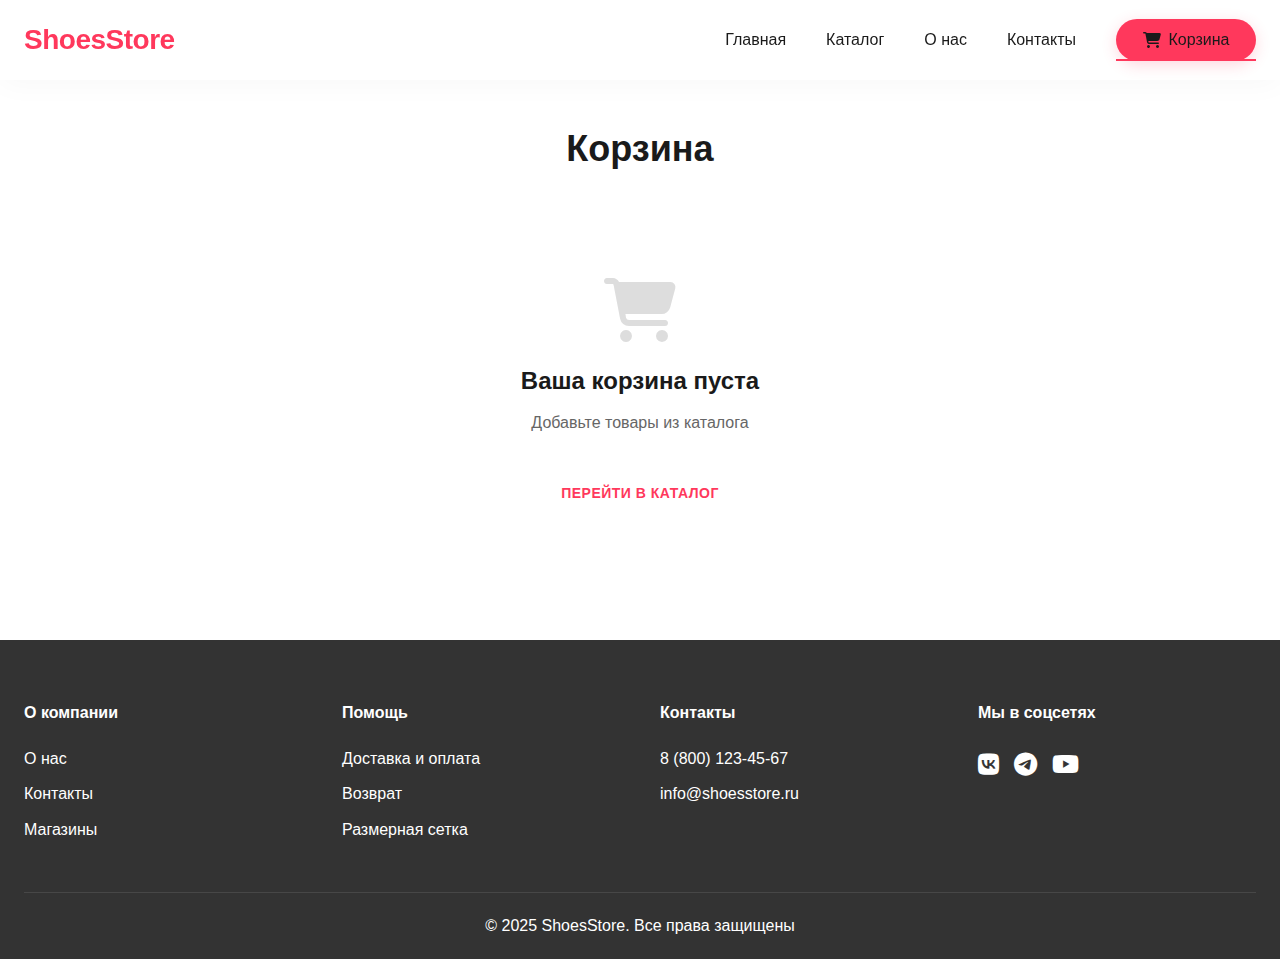
<file: cart.html>
<!DOCTYPE html>
<html lang="ru">
<head>
    <meta charset="UTF-8">
    <meta name="viewport" content="width=device-width, initial-scale=1.0">
    <title>Корзина - ShoesStore</title>
    <link rel="stylesheet" href="css/style.css">
    <link rel="stylesheet" href="https://cdnjs.cloudflare.com/ajax/libs/font-awesome/6.5.1/css/all.min.css">
</head>
<body>
    <header class="header">
        <div class="container">
            <nav class="nav">
                <a href="index.html" class="logo">ShoesStore</a>
                <ul class="nav-list">
                    <li><a href="index.html">Главная</a></li>
                    <li><a href="catalog.html">Каталог</a></li>
                    <li><a href="about.html">О нас</a></li>
                    <li><a href="contacts.html">Контакты</a></li>
                    <li><a href="cart.html" class="cart-link active"><i class="fas fa-shopping-cart"></i> Корзина</a></li>
                </ul>
                <div class="burger-menu">
                    <span></span>
                    <span></span>
                    <span></span>
                </div>
            </nav>
        </div>
    </header>

    <main class="cart-page">
        <div class="container">
            <h1>Корзина</h1>
            
            <div class="cart-content">
                <div class="cart-items">
                    <!-- Товары будут добавляться динамически через JavaScript -->
                </div>

                <div class="cart-summary">
                    <h2>Итого</h2>
                    <div class="summary-item">
                        <span>Товары:</span>
                        <span class="cart-subtotal">0 ₽</span>
                    </div>
                    <div class="summary-item">
                        <span>Доставка:</span>
                        <span class="delivery-cost">0 ₽</span>
                    </div>
                    <div class="summary-item total">
                        <span>Всего:</span>
                        <span class="cart-total">0 ₽</span>
                    </div>
                    <button class="checkout-btn">Оформить заказ</button>
                </div>
            </div>

            <div class="empty-cart" style="display: none;">
                <i class="fas fa-shopping-cart"></i>
                <h2>Ваша корзина пуста</h2>
                <p>Добавьте товары из каталога</p>
                <a href="catalog.html" class="btn">Перейти в каталог</a>
            </div>
        </div>
    </main>

    <footer class="footer">
        <div class="container">
            <div class="footer-content">
                <div class="footer-column">
                    <h4>О компании</h4>
                    <ul>
                        <li><a href="about.html">О нас</a></li>
                        <li><a href="contacts.html">Контакты</a></li>
                        <li><a href="#">Магазины</a></li>
                    </ul>
                </div>
                <div class="footer-column">
                    <h4>Помощь</h4>
                    <ul>
                        <li><a href="#">Доставка и оплата</a></li>
                        <li><a href="#">Возврат</a></li>
                        <li><a href="#">Размерная сетка</a></li>
                    </ul>
                </div>
                <div class="footer-column">
                    <h4>Контакты</h4>
                    <ul>
                        <li><a href="tel:+78001234567">8 (800) 123-45-67</a></li>
                        <li><a href="mailto:info@shoesstore.ru">info@shoesstore.ru</a></li>
                    </ul>
                </div>
                <div class="footer-column">
                    <h4>Мы в соцсетях</h4>
                    <div class="social-links">
                        <a href="#"><i class="fab fa-vk"></i></a>
                        <a href="#"><i class="fab fa-telegram"></i></a>
                        <a href="#"><i class="fab fa-youtube"></i></a>
                    </div>
                </div>
            </div>
            <div class="footer-bottom">
                <p>&copy; 2025 ShoesStore. Все права защищены</p>
            </div>
        </div>
    </footer>

    <script src="js/main.js"></script>
    <script src="js/cart.js"></script>
</body>
</html>
</file>
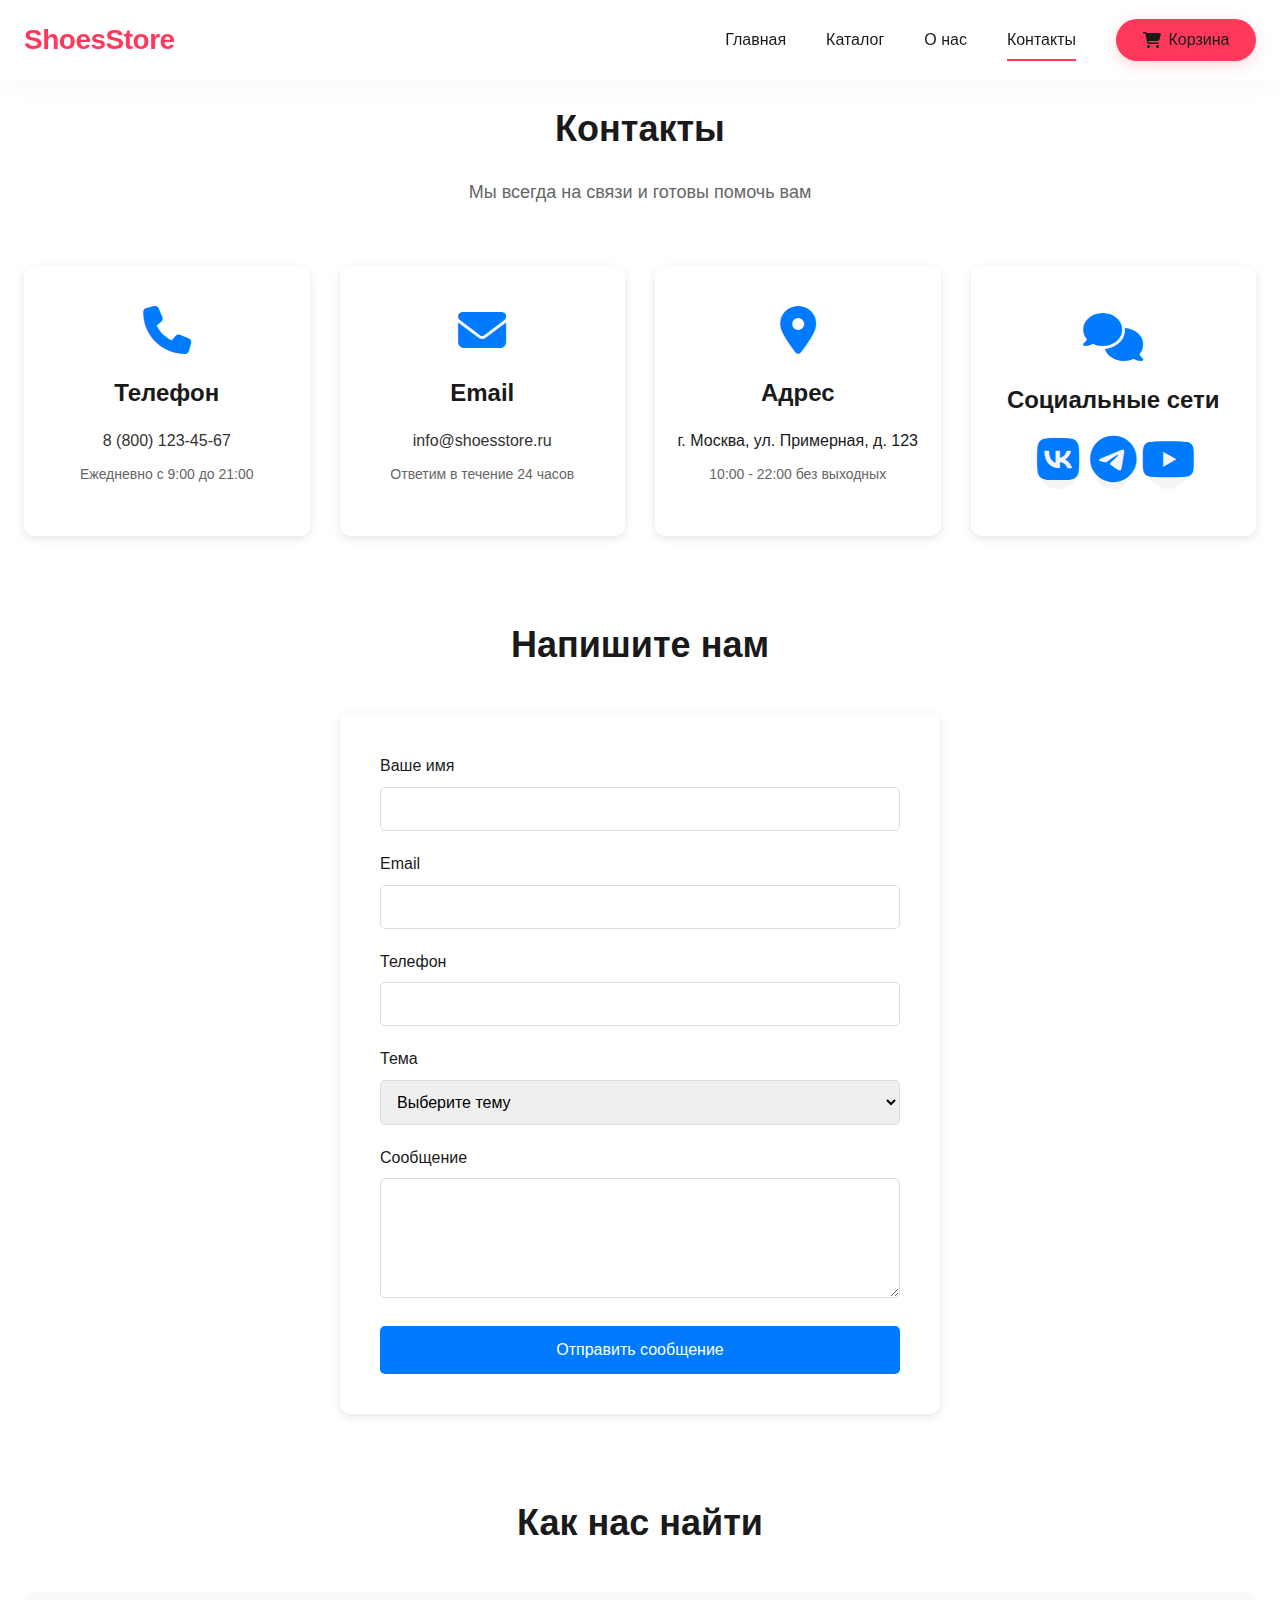
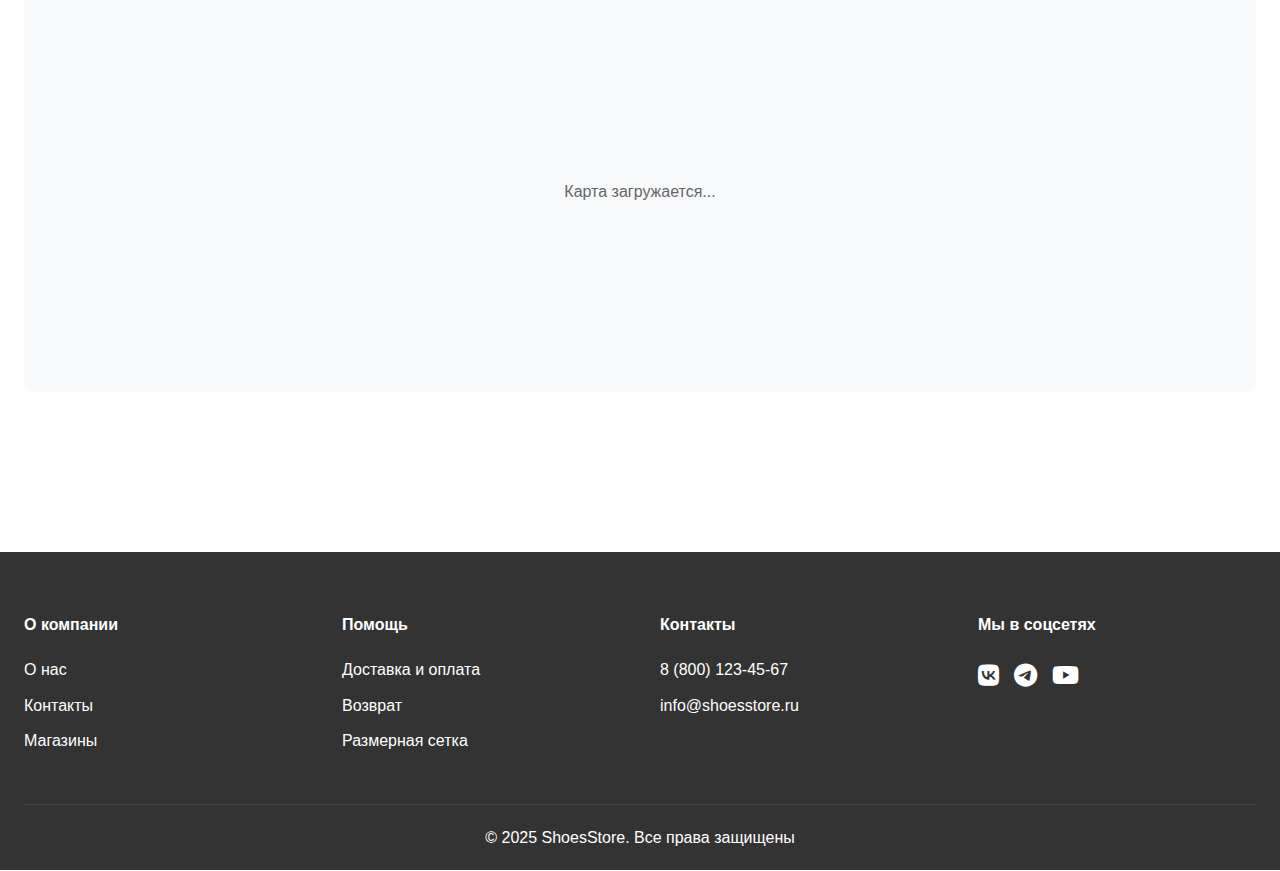
<file: contacts.html>
<!DOCTYPE html>
<html lang="ru">
<head>
    <meta charset="UTF-8">
    <meta name="viewport" content="width=device-width, initial-scale=1.0">
    <title>Контакты - ShoesStore</title>
    <link rel="stylesheet" href="css/style.css">
    <link rel="stylesheet" href="https://cdnjs.cloudflare.com/ajax/libs/font-awesome/6.5.1/css/all.min.css">
</head>
<body>
    <header class="header">
        <div class="container">
            <nav class="nav">
                <a href="index.html" class="logo">ShoesStore</a>
                <ul class="nav-list">
                    <li><a href="index.html">Главная</a></li>
                    <li><a href="catalog.html">Каталог</a></li>
                    <li><a href="about.html">О нас</a></li>
                    <li><a href="contacts.html" class="active">Контакты</a></li>
                    <li><a href="cart.html" class="cart-link"><i class="fas fa-shopping-cart"></i> Корзина</a></li>
                </ul>
                <div class="burger-menu">
                    <span></span>
                    <span></span>
                    <span></span>
                </div>
            </nav>
        </div>
    </header>

    <main class="contacts-page">
        <div class="container">
            <section class="contacts-header">
                <h1>Контакты</h1>
                <p class="subtitle">Мы всегда на связи и готовы помочь вам</p>
            </section>

            <section class="contact-info">
                <div class="contact-grid">
                    <div class="contact-card">
                        <i class="fas fa-phone"></i>
                        <h3>Телефон</h3>
                        <p><a href="tel:+78001234567">8 (800) 123-45-67</a></p>
                        <p class="text-muted">Ежедневно с 9:00 до 21:00</p>
                    </div>
                    <div class="contact-card">
                        <i class="fas fa-envelope"></i>
                        <h3>Email</h3>
                        <p><a href="mailto:info@shoesstore.ru">info@shoesstore.ru</a></p>
                        <p class="text-muted">Ответим в течение 24 часов</p>
                    </div>
                    <div class="contact-card">
                        <i class="fas fa-map-marker-alt"></i>
                        <h3>Адрес</h3>
                        <p>г. Москва, ул. Примерная, д. 123</p>
                        <p class="text-muted">10:00 - 22:00 без выходных</p>
                    </div>
                    <div class="contact-card">
                        <i class="fas fa-comments"></i>
                        <h3>Социальные сети</h3>
                        <div class="social-links">
                            <a href="#"><i class="fab fa-vk"></i></a>
                            <a href="#"><i class="fab fa-telegram"></i></a>
                            <a href="#"><i class="fab fa-youtube"></i></a>
                        </div>
                    </div>
                </div>
            </section>

            <section class="contact-form-section">
                <h2>Напишите нам</h2>
                <div class="contact-form-container">
                    <form class="contact-form" id="contactForm">
                        <div class="form-group">
                            <label for="name">Ваше имя</label>
                            <input type="text" id="name" name="name" required>
                        </div>
                        <div class="form-group">
                            <label for="email">Email</label>
                            <input type="email" id="email" name="email" required>
                        </div>
                        <div class="form-group">
                            <label for="phone">Телефон</label>
                            <input type="tel" id="phone" name="phone" required>
                        </div>
                        <div class="form-group">
                            <label for="subject">Тема</label>
                            <select id="subject" name="subject" required>
                                <option value="">Выберите тему</option>
                                <option value="order">Вопрос по заказу</option>
                                <option value="product">Вопрос по товару</option>
                                <option value="cooperation">Сотрудничество</option>
                                <option value="other">Другое</option>
                            </select>
                        </div>
                        <div class="form-group">
                            <label for="message">Сообщение</label>
                            <textarea id="message" name="message" rows="5" required></textarea>
                        </div>
                        <button type="submit" class="submit-btn">Отправить сообщение</button>
                    </form>
                </div>
            </section>

            <section class="map-section">
                <h2>Как нас найти</h2>
                <div class="map-container">
                    <!-- Здесь будет карта (добавьте iframe с картой) -->
                    <div class="map-placeholder">
                        <p>Карта загружается...</p>
                    </div>
                </div>
            </section>
        </div>
    </main>

    <footer class="footer">
        <div class="container">
            <div class="footer-content">
                <div class="footer-column">
                    <h4>О компании</h4>
                    <ul>
                        <li><a href="about.html">О нас</a></li>
                        <li><a href="contacts.html">Контакты</a></li>
                        <li><a href="#">Магазины</a></li>
                    </ul>
                </div>
                <div class="footer-column">
                    <h4>Помощь</h4>
                    <ul>
                        <li><a href="#">Доставка и оплата</a></li>
                        <li><a href="#">Возврат</a></li>
                        <li><a href="#">Размерная сетка</a></li>
                    </ul>
                </div>
                <div class="footer-column">
                    <h4>Контакты</h4>
                    <ul>
                        <li><a href="tel:+78001234567">8 (800) 123-45-67</a></li>
                        <li><a href="mailto:info@shoesstore.ru">info@shoesstore.ru</a></li>
                    </ul>
                </div>
                <div class="footer-column">
                    <h4>Мы в соцсетях</h4>
                    <div class="social-links">
                        <a href="#"><i class="fab fa-vk"></i></a>
                        <a href="#"><i class="fab fa-telegram"></i></a>
                        <a href="#"><i class="fab fa-youtube"></i></a>
                    </div>
                </div>
            </div>
            <div class="footer-bottom">
                <p>&copy; 2025 ShoesStore. Все права защищены</p>
            </div>
        </div>
    </footer>

    <script src="js/main.js"></script>
    <script src="js/contacts.js"></script>
</body>
</html>
</file>
<file: css/style.css>
/* Reset and base styles */
* {
    margin: 0;
    padding: 0;
    box-sizing: border-box;
}

:root {
    --primary-color: #FF385C;
    --secondary-color: #f8f9fa;
    --text-color: #1a1a1a;
    --light-text: #666;
    --border-radius: 16px;
    --transition: all 0.3s cubic-bezier(0.4, 0, 0.2, 1);
    --shadow: 0 10px 40px rgba(0,0,0,0.08);
    --card-shadow: 0 20px 40px rgba(0,0,0,0.06);
}

html, body {
    height: 100%;
    margin: 0;
}

body {
    font-family: 'Inter', -apple-system, BlinkMacSystemFont, 'Segoe UI', Roboto, sans-serif;
    line-height: 1.6;
    color: var(--text-color);
    background-color: #fff;
    display: flex;
    flex-direction: column;
    min-height: 100vh;
    position: relative;
}

main {
    flex: 1 0 auto;
}

.container {
    max-width: 1400px;
    margin: 0 auto;
    padding: 0 24px;
}

/* Header styles */
.header {
    background: rgba(255, 255, 255, 0.98);
    backdrop-filter: blur(20px);
    box-shadow: 0 4px 30px rgba(0,0,0,0.03);
    position: fixed;
    width: 100%;
    top: 0;
    z-index: 1000;
}

.nav {
    display: flex;
    justify-content: space-between;
    align-items: center;
    height: 80px;
}

.logo {
    font-size: 28px;
    font-weight: 800;
    color: var(--primary-color);
    text-decoration: none;
    letter-spacing: -0.5px;
}

.nav-list {
    display: flex;
    list-style: none;
    gap: 40px;
    align-items: center;
    height: 100%;
}

.nav-list a {
    text-decoration: none;
    color: var(--text-color);
    font-weight: 500;
    transition: var(--transition);
    position: relative;
    padding: 8px 0;
    display: flex;
    align-items: center;
    height: 100%;
}

.nav-list a::after {
    content: '';
    position: absolute;
    bottom: 0;
    left: 0;
    width: 0;
    height: 2px;
    background: var(--primary-color);
    transition: var(--transition);
}

.nav-list a:hover::after,
.nav-list a.active::after {
    width: 100%;
}

.cart-link {
    display: inline-flex;
    align-items: center;
    justify-content: center;
    gap: 8px;
    background: var(--primary-color);
    color: #fff;
    padding: 12px 24px;
    border-radius: 30px;
    transition: var(--transition);
    font-weight: 600;
    text-decoration: none;
    box-shadow: 0 4px 15px rgba(255, 56, 92, 0.2);
    min-width: 140px;
    height: 44px;
    position: relative;
    display: inline-block;
}

.cart-link a{
    text-decoration: none;
}

.cart-link:hover {
    transform: translateY(-2px);
    background: #e62e50;
    box-shadow: 0 6px 20px rgba(255, 56, 92, 0.3);
}

.burger-menu {
    display: none;
    flex-direction: column;
    gap: 5px;
    cursor: pointer;
    z-index: 1001;
    position: relative;
}

.burger-menu span {
    width: 25px;
    height: 3px;
    background: #333;
    transition: 0.3s;
}

.menu-overlay {
    display: none;
    position: fixed;
    top: 0;
    left: 0;
    width: 100%;
    height: 100vh;
    background: rgba(0, 0, 0, 0.5);
    backdrop-filter: blur(5px);
    z-index: 999;
    opacity: 0;
    transition: opacity 0.3s ease;
}

.menu-overlay.active {
    display: block;
    opacity: 1;
}

/* Hero section */
.hero {
    padding: 400px 0 300px;
    background: linear-gradient(rgba(0,0,0,0.4), rgba(0,0,0,0.4)), url('https://images.unsplash.com/photo-1460353581641-37baddab0fa2?auto=format&fit=crop&q=80');
    background-size: cover;
    background-position: center;
    color: #fff;
    text-align: center;
    position: relative;
}

.hero::before {
    content: '';
    position: absolute;
    top: 0;
    left: 0;
    right: 0;
    bottom: 0;
    background: linear-gradient(45deg, rgba(255,56,92,0.8), rgba(255,140,59,0.8));
    mix-blend-mode: multiply;
}

.hero-content {
    max-width: 800px;
    margin: 0 auto;
    position: relative;
    z-index: 1;
}

.hero h1 {
    font-size: 56px;
    font-weight: 800;
    margin-bottom: 24px;
    line-height: 1.2;
    letter-spacing: -1px;
}

.hero p {
    font-size: 22px;
    margin-bottom: 40px;
    opacity: 0.9;
}

.btn {
    display: inline-flex;
    align-items: center;
    gap: 8px;
    padding: 16px 32px;
    background: #fff;
    color: var(--primary-color);
    text-decoration: none;
    border-radius: 30px;
    font-weight: 600;
    transition: var(--transition);
    text-transform: uppercase;
    letter-spacing: 0.5px;
    font-size: 14px;
}

.btn:hover {
    transform: translateY(-2px);
    box-shadow: 0 10px 20px rgba(0,0,0,0.1);
}

/* Featured products section */
.featured-products {
    padding: 100px 0;
}

.featured-products h2 {
    text-align: center;
    margin-bottom: 60px;
    font-size: 42px;
    font-weight: 800;
    letter-spacing: -1px;
}

.products-grid {
    display: grid;
    grid-template-columns: repeat(auto-fit, minmax(300px, 1fr));
    gap: 40px;
}

.product-card {
    background: #fff;
    border-radius: var(--border-radius);
    overflow: hidden;
    box-shadow: var(--card-shadow);
    transition: var(--transition);
    position: relative;
}

.product-card:hover {
    transform: translateY(-8px);
    box-shadow: 0 30px 60px rgba(0,0,0,0.12);
}

.product-image {
    position: relative;
    height: 360px;
    overflow: hidden;
    background: #f5f5f5;
}

.product-image img {
    width: 100%;
    height: 100%;
    object-fit: cover;
    transition: var(--transition);
}

.product-card:hover .product-image img {
    transform: scale(1.08);
}

.product-overlay {
    position: absolute;
    top: 0;
    left: 0;
    width: 100%;
    height: 100%;
    background: rgba(255,56,92,0.95);
    display: flex;
    align-items: center;
    justify-content: center;
    opacity: 0;
    transition: var(--transition);
}

.product-card:hover .product-overlay {
    opacity: 1;
}

.btn-small {
    padding: 14px 28px;
    background: #fff;
    color: var(--primary-color);
    text-decoration: none;
    border-radius: 30px;
    font-weight: 600;
    transition: var(--transition);
    font-size: 14px;
    text-transform: uppercase;
    letter-spacing: 0.5px;
}

.btn-small:hover {
    transform: translateY(-2px);
    box-shadow: 0 10px 20px rgba(0,0,0,0.1);
}

.product-info {
    padding: 24px;
}

.product-info h3 {
    font-size: 18px;
    font-weight: 600;
    margin-bottom: 12px;
    line-height: 1.4;
}

.price {
    color: var(--primary-color);
    font-size: 24px;
    font-weight: 700;
    margin-bottom: 20px;
    display: flex;
    align-items: center;
    gap: 8px;
}

.price::before {
    content: '₽';
    font-size: 16px;
    font-weight: 600;
    color: var(--light-text);
}

.add-to-cart {
    width: 100%;
    padding: 16px;
    background: var(--primary-color);
    color: #fff;
    border: none;
    border-radius: 30px;
    cursor: pointer;
    transition: var(--transition);
    font-weight: 600;
    text-transform: uppercase;
    letter-spacing: 0.5px;
    font-size: 14px;
    display: flex;
    align-items: center;
    justify-content: center;
    gap: 8px;
}

.add-to-cart:hover {
    background: #e62e50;
    transform: translateY(-2px);
    box-shadow: 0 10px 20px rgba(255,56,92,0.2);
}

.add-to-cart i {
    font-size: 16px;
}

/* Categories section */
.categories {
    padding: 80px 0;
    background: #f8f9fa;
}

.categories h2 {
    text-align: center;
    margin-bottom: 40px;
    font-size: 36px;
}

.categories-grid {
    display: grid;
    grid-template-columns: repeat(auto-fit, minmax(300px, 1fr));
    gap: 30px;
}

.category-card {
    position: relative;
    height: 300px;
    border-radius: 10px;
    overflow: hidden;
    text-decoration: none;
}

.category-card img {
    width: 100%;
    height: 100%;
    object-fit: cover;
    transition: transform 0.3s;
}

.category-card:hover img {
    transform: scale(1.1);
}

.category-card h3 {
    position: absolute;
    bottom: 20px;
    left: 20px;
    color: #fff;
    font-size: 24px;
    text-shadow: 2px 2px 4px rgba(0,0,0,0.5);
}

/* Advantages section */
.advantages {
    padding: 80px 0;
}

.advantages h2 {
    text-align: center;
    font-size: 36px;
    margin-bottom: 50px;
    display: inline-block;
    position: relative;
    left: 50%;
    transform: translateX(-50%);
}

.advantages h2::after {
    content: '';
    position: absolute;
    bottom: -10px;
    left: 50%;
    transform: translateX(-50%);
    width: 60px;
    height: 3px;
    background: var(--primary-color);
    border-radius: 2px;
}

.advantages-grid {
    display: grid;
    grid-template-columns: repeat(auto-fit, minmax(250px, 1fr));
    gap: 30px;
    text-align: center;
}

.advantage-item i {
    font-size: 48px;
    color: #007bff;
    margin-bottom: 20px;
}

.advantage-item h3 {
    margin-bottom: 10px;
}

/* Footer styles */
.footer {
    background: #333;
    color: #fff;
    padding: 60px 0 20px;
    flex-shrink: 0;
    width: 100%;
}

.footer-content {
    display: grid;
    grid-template-columns: repeat(auto-fit, minmax(200px, 1fr));
    gap: 40px;
    margin-bottom: 40px;
}

.footer-column h4 {
    margin-bottom: 20px;
}

.footer-column ul {
    list-style: none;
}

.footer-column ul li {
    margin-bottom: 10px;
}

.footer-column a {
    color: #fff;
    text-decoration: none;
    transition: color 0.3s;
}

.footer-column a:hover {
    color: #007bff;
}

.social-links {
    display: flex;
    gap: 15px;
}

.social-links a {
    font-size: 24px;
}

.footer-bottom {
    text-align: center;
    padding-top: 20px;
    border-top: 1px solid rgba(255,255,255,0.1);
}

/* Responsive styles */
@media (max-width: 768px) {
    .nav-list {
        display: none;
        position: fixed;
        top: 80px;
        left: 0;
        width: 100%;
        height: calc(100vh - 80px);
        background: rgba(255, 255, 255, 0.98);
        backdrop-filter: blur(10px);
        flex-direction: column;
        padding: 40px 20px;
        box-shadow: 0 2px 5px rgba(0,0,0,0.1);
        z-index: 1000;
        opacity: 0;
        transform: translateY(-10px);
        transition: opacity 0.3s ease, transform 0.3s ease;
    }

    .nav-list.active {
        display: flex;
        opacity: 1;
        transform: translateY(0);
    }

    .nav-list a {
        font-size: 20px;
        padding: 15px 0;
        width: 100%;
        text-align: center;
        border-bottom: 1px solid rgba(0,0,0,0.1);
        justify-content: center;
    }

    .nav-list li:last-child a {
        border-bottom: none;
    }

    .nav-list .cart-link {
        width: 200px;
        margin: 20px auto 0;
        padding: 12px 24px;
        text-align: center;
        justify-content: center;
    }

    .burger-menu {
        display: flex;
    }

    .hero {
        padding: 120px 0 60px;
    }

    .hero h1 {
        font-size: 36px;
    }

    .hero p {
        font-size: 18px;
    }
}

@media (max-width: 480px) {
    .hero h1 {
        font-size: 28px;
    }

    .featured-products h2,
    .categories h2 {
        font-size: 28px;
    }

    .product-card {
        margin: 0 10px;
    }
}

/* Catalog page styles */
.catalog-page {
    padding-top: 120px;
    padding-bottom: 80px;
    background: #fafafa;
    min-height: 100vh;
}

.catalog-header {
    margin-bottom: 60px;
}

.catalog-header h1 {
    font-size: 48px;
    font-weight: 800;
    margin-bottom: 40px;
    text-align: center;
    letter-spacing: -1px;
    background: linear-gradient(45deg, var(--primary-color), #FF8C3B);
    -webkit-background-clip: text;
    -webkit-text-fill-color: transparent;
}

.filters {
    display: flex;
    justify-content: center;
    gap: 24px;
    flex-wrap: wrap;
    padding: 32px;
    background: #fff;
    border-radius: var(--border-radius);
    box-shadow: var(--shadow);
    margin: 0 auto;
    max-width: 1000px;
}

.filter-group {
    display: flex;
    align-items: center;
    gap: 12px;
}

.filter-group label {
    font-weight: 600;
    color: var(--text-color);
}

.filter-group select {
    padding: 12px 24px;
    border: 2px solid #eee;
    border-radius: 12px;
    background: #fff;
    cursor: pointer;
    font-size: 15px;
    color: var(--text-color);
    transition: var(--transition);
    min-width: 180px;
    appearance: none;
    background-image: url("data:image/svg+xml,%3Csvg xmlns='http://www.w3.org/2000/svg' width='24' height='24' viewBox='0 0 24 24' fill='none' stroke='%23666' stroke-width='2' stroke-linecap='round' stroke-linejoin='round'%3E%3Cpolyline points='6 9 12 15 18 9'%3E%3C/polyline%3E%3C/svg%3E");
    background-repeat: no-repeat;
    background-position: right 12px center;
    background-size: 16px;
    padding-right: 40px;
}

.filter-group select:hover {
    border-color: var(--primary-color);
}

.filter-group select:focus {
    outline: none;
    border-color: var(--primary-color);
    box-shadow: 0 0 0 4px rgba(255,56,92,0.1);
}

.catalog-grid {
    display: grid;
    grid-template-columns: repeat(auto-fill, minmax(300px, 1fr));
    gap: 32px;
    margin-bottom: 60px;
}

.load-more {
    display: flex;
    justify-content: center;
    margin-top: 60px;
}

.load-more-btn {
    display: inline-flex;
    align-items: center;
    justify-content: center;
    gap: 8px;
    padding: 16px 40px;
    background: #fff;
    color: var(--primary-color);
    border: 2px solid var(--primary-color);
    border-radius: 30px;
    font-size: 16px;
    font-weight: 600;
    cursor: pointer;
    transition: var(--transition);
}

.load-more-btn:hover {
    background: var(--primary-color);
    color: #fff;
    transform: translateY(-2px);
    box-shadow: 0 5px 15px rgba(255, 56, 92, 0.3);
}

.load-more-btn i {
    font-size: 20px;
    transition: var(--transition);
}

.load-more-btn:hover i {
    transform: rotate(180deg);
}

@media (max-width: 480px) {
    .load-more-btn {
        width: 100%;
        max-width: 280px;
        padding: 14px 30px;
        font-size: 14px;
    }
}

/* Responsive styles for catalog */
@media (max-width: 768px) {
    .catalog-header h1 {
        font-size: 28px;
    }

    .filters {
        flex-direction: column;
        align-items: stretch;
    }

    .filter-group {
        flex-direction: column;
        align-items: stretch;
    }

    .filter-group label {
        margin-bottom: 5px;
    }
}

@media (max-width: 480px) {
    .catalog-grid {
        grid-template-columns: 1fr;
    }

    .pagination {
        gap: 8px;
    }

    .pagination a, 
    .pagination span {
        width: 40px;
        height: 40px;
        font-size: 14px;
        border-radius: 8px;
    }
}

/* Cart page styles */
.cart-page {
    padding: 120px 0 60px;
}

.cart-page h1 {
    font-size: 36px;
    margin-bottom: 40px;
    text-align: center;
}

.cart-content {
    display: grid;
    grid-template-columns: 1fr 350px;
    gap: 40px;
    margin-top: 40px;
}

.cart-items {
    background: #fff;
    border-radius: var(--border-radius);
    box-shadow: var(--shadow);
    padding: 30px;
}

.cart-item {
    display: grid;
    grid-template-columns: 100px 1fr auto;
    gap: 20px;
    align-items: center;
    padding: 20px;
    border-bottom: 1px solid #eee;
}

.cart-item-image {
    width: 100px;
    height: 100px;
    object-fit: cover;
    border-radius: 12px;
}

.cart-item-info h3 {
    font-size: 18px;
    margin-bottom: 8px;
}

.cart-item-price {
    font-size: 18px;
    font-weight: 600;
    color: var(--primary-color);
}

.cart-item-controls {
    display: flex;
    gap: 15px;
    align-items: center;
}

.quantity-control {
    display: flex;
    align-items: center;
    gap: 10px;
    background: #f5f5f5;
    border-radius: 30px;
    padding: 5px;
}

.quantity-btn {
    width: 30px;
    height: 30px;
    border: none;
    background: #fff;
    border-radius: 50%;
    cursor: pointer;
    font-size: 16px;
    display: flex;
    align-items: center;
    justify-content: center;
    transition: var(--transition);
}

.quantity-input {
    width: 40px;
    border: none;
    background: none;
    text-align: center;
    font-size: 16px;
    font-weight: 500;
}

.remove-item {
    background: none;
    border: none;
    color: #999;
    cursor: pointer;
    transition: var(--transition);
}

.remove-item:hover {
    color: var(--primary-color);
}

.cart-summary {
    background: #fff;
    border-radius: 10px;
    padding: 20px;
    box-shadow: 0 2px 5px rgba(0,0,0,0.1);
    height: fit-content;
}

.cart-summary h2 {
    margin-bottom: 20px;
    font-size: 24px;
}

.summary-item {
    display: flex;
    justify-content: space-between;
    margin-bottom: 15px;
}

.summary-item.total {
    margin-top: 20px;
    padding-top: 20px;
    border-top: 1px solid #eee;
    font-size: 20px;
    font-weight: bold;
}

.checkout-btn {
    width: 100%;
    padding: 15px;
    background: #007bff;
    color: #fff;
    border: none;
    border-radius: 5px;
    font-size: 16px;
    cursor: pointer;
    transition: background 0.3s;
}

.checkout-btn:hover {
    background: #0056b3;
}

.empty-cart {
    text-align: center;
    padding: 60px 20px;
}

.empty-cart i {
    font-size: 64px;
    color: #ddd;
    margin-bottom: 20px;
}

.empty-cart h2 {
    font-size: 24px;
    margin-bottom: 10px;
}

.empty-cart p {
    color: #666;
    margin-bottom: 30px;
}

/* Responsive styles for cart page */
@media (max-width: 768px) {
    .cart-content {
        grid-template-columns: 1fr;
    }
    
    .cart-items {
        padding: 15px;
    }
    
    .cart-item {
        grid-template-columns: 80px 1fr;
        gap: 15px;
        padding: 15px;
    }
    
    .cart-item-image {
        width: 80px;
        height: 80px;
    }
    
    .cart-item-controls {
        grid-column: 1 / -1;
        justify-content: space-between;
        margin-top: 15px;
    }
}

@media (max-width: 480px) {
    .cart-page {
        padding: 100px 0 40px;
    }
    
    .cart-item {
        grid-template-columns: 70px 1fr;
        gap: 12px;
        padding: 12px;
    }
    
    .cart-item-image {
        width: 70px;
        height: 70px;
        border-radius: 8px;
    }
    
    .cart-item-info h3 {
        font-size: 16px;
        margin-bottom: 4px;
    }
    
    .cart-item-price {
        font-size: 16px;
    }
    
    .cart-item-controls {
        flex-wrap: wrap;
        gap: 10px;
    }
    
    .quantity-control {
        flex: 1;
        justify-content: center;
    }
    
    .remove-item {
        width: 100%;
        padding: 8px;
        background: #f5f5f5;
        border-radius: 20px;
        display: flex;
        align-items: center;
        justify-content: center;
        gap: 8px;
        color: #666;
    }
    
    .remove-item::before {
        content: 'Удалить';
        font-size: 14px;
    }
}

/* About page styles */
.about-page {
    padding-top: 100px;
    padding-bottom: 80px;
}

.about-header {
    text-align: center;
    margin-bottom: 60px;
}

.about-header h1 {
    font-size: 36px;
    margin-bottom: 20px;
}

.about-header .subtitle {
    font-size: 18px;
    color: #666;
}

.about-content {
    margin-bottom: 80px;
}

.about-grid {
    display: grid;
    grid-template-columns: 1fr 1fr;
    gap: 40px;
    align-items: center;
}

.about-image img {
    width: 100%;
    height: auto;
    border-radius: 10px;
    box-shadow: 0 5px 15px rgba(0,0,0,0.1);
}

.about-text h2 {
    font-size: 28px;
    margin-bottom: 20px;
}

.about-text p {
    margin-bottom: 20px;
    line-height: 1.8;
    color: #444;
}

.our-values {
    background: #f8f9fa;
    padding: 80px 0;
    margin-bottom: 80px;
    text-align: center;
}

.our-values h2 {
    text-align: center;
    font-size: 36px;
    margin-bottom: 50px;
    display: inline-block;
    position: relative;
}

.our-values h2::after {
    content: '';
    position: absolute;
    bottom: -10px;
    left: 50%;
    transform: translateX(-50%);
    width: 60px;
    height: 3px;
    background: var(--primary-color);
    border-radius: 2px;
}

.values-grid {
    display: grid;
    grid-template-columns: repeat(auto-fit, minmax(300px, 1fr));
    gap: 30px;
    max-width: 1200px;
    margin: 0 auto;
}

.value-item {
    text-align: center;
    padding: 40px 20px;
    background: #fff;
    border-radius: 10px;
    box-shadow: 0 3px 10px rgba(0,0,0,0.1);
    transition: transform 0.3s;
    display: flex;
    flex-direction: column;
    align-items: center;
    justify-content: center;
    min-height: 250px;
}

.value-item:hover {
    transform: translateY(-5px);
}

.value-item i {
    font-size: 48px;
    color: #007bff;
    margin-bottom: 20px;
    display: flex;
    align-items: center;
    justify-content: center;
    width: 80px;
    height: 80px;
}

.value-item h3 {
    font-size: 24px;
    margin-bottom: 15px;
    width: 100%;
}

.value-item p {
    color: #666;
    line-height: 1.6;
    max-width: 300px;
    margin: 0 auto;
    width: 100%;
}

.team {
    margin-bottom: 80px;
}

.team h2 {
    text-align: center;
    font-size: 36px;
    margin-bottom: 50px;
}

.team-grid {
    display: grid;
    grid-template-columns: repeat(auto-fit, minmax(250px, 1fr));
    gap: 30px;
}

.team-member {
    text-align: center;
}

.team-member img {
    width: 200px;
    height: 200px;
    border-radius: 50%;
    margin-bottom: 20px;
    object-fit: cover;
    box-shadow: 0 5px 15px rgba(0,0,0,0.1);
}

.team-member h3 {
    font-size: 20px;
    margin-bottom: 10px;
}

.team-member p {
    color: #666;
}

/* Responsive styles for about page */
@media (max-width: 768px) {
    .about-grid {
        grid-template-columns: 1fr;
    }

    .about-image {
        order: -1;
    }

    .about-header h1 {
        font-size: 28px;
    }

    .our-values h2,
    .team h2 {
        font-size: 28px;
    }

    .value-item {
        padding: 30px 15px;
    }
}

@media (max-width: 480px) {
    .about-header .subtitle {
        font-size: 16px;
    }

    .about-text h2 {
        font-size: 24px;
    }

    .team-member img {
        width: 150px;
        height: 150px;
    }
}

/* Contacts page styles */
.contacts-page {
    padding-top: 100px;
    padding-bottom: 80px;
}

.contacts-header {
    text-align: center;
    margin-bottom: 60px;
}

.contacts-header h1 {
    font-size: 36px;
    margin-bottom: 20px;
}

.contacts-header .subtitle {
    font-size: 18px;
    color: #666;
}

.contact-info {
    margin-bottom: 80px;
}

.contact-grid {
    display: grid;
    grid-template-columns: repeat(auto-fit, minmax(250px, 1fr));
    gap: 30px;
}

.contact-card {
    text-align: center;
    padding: 40px 20px;
    background: #fff;
    border-radius: 10px;
    box-shadow: 0 3px 10px rgba(0,0,0,0.1);
    transition: transform 0.3s;
    display: flex;
    flex-direction: column;
    align-items: center;
    justify-content: center;
}

.contact-card:hover {
    transform: translateY(-5px);
}

.contact-card i {
    font-size: 48px;
    color: #007bff;
    margin-bottom: 20px;
}

.contact-card h3 {
    font-size: 24px;
    margin-bottom: 15px;
}

.contact-card p {
    margin-bottom: 10px;
}

.contact-card a {
    color: #333;
    text-decoration: none;
    transition: color 0.3s;
}

.contact-card a:hover {
    color: #007bff;
}

.text-muted {
    color: #666;
    font-size: 14px;
}

.contact-form-section {
    margin-bottom: 80px;
}

.contact-form-section h2 {
    text-align: center;
    font-size: 36px;
    margin-bottom: 40px;
}

.contact-form-container {
    max-width: 600px;
    margin: 0 auto;
    padding: 40px;
    background: #fff;
    border-radius: 10px;
    box-shadow: 0 3px 10px rgba(0,0,0,0.1);
}

.contact-form .form-group {
    margin-bottom: 20px;
}

.contact-form label {
    display: block;
    margin-bottom: 8px;
    font-weight: 500;
}

.contact-form input,
.contact-form select,
.contact-form textarea {
    width: 100%;
    padding: 12px;
    border: 1px solid #ddd;
    border-radius: 5px;
    font-size: 16px;
}

.contact-form textarea {
    resize: vertical;
    min-height: 120px;
}

.contact-form input:focus,
.contact-form select:focus,
.contact-form textarea:focus {
    outline: none;
    border-color: #007bff;
}

.submit-btn {
    width: 100%;
    padding: 15px;
    background: #007bff;
    color: #fff;
    border: none;
    border-radius: 5px;
    font-size: 16px;
    cursor: pointer;
    transition: background 0.3s;
}

.submit-btn:hover {
    background: #0056b3;
}

.map-section {
    margin-bottom: 80px;
}

.map-section h2 {
    text-align: center;
    font-size: 36px;
    margin-bottom: 40px;
}

.map-container {
    height: 400px;
    background: #f8f9fa;
    border-radius: 10px;
    overflow: hidden;
}

.map-placeholder {
    display: flex;
    align-items: center;
    justify-content: center;
    height: 100%;
    background: #f8f9fa;
    color: #666;
}

/* Responsive styles for contacts page */
@media (max-width: 768px) {
    .contacts-header h1 {
        font-size: 28px;
    }

    .contact-form-container {
        padding: 20px;
    }

    .map-container {
        height: 300px;
    }
}

@media (max-width: 480px) {
    .contacts-header .subtitle {
        font-size: 16px;
    }

    .contact-card {
        padding: 30px 15px;
    }

    .contact-form input,
    .contact-form select,
    .contact-form textarea {
        font-size: 14px;
    }
}

.contact-card .social-links {
    display: flex;
    gap: 15px;
    justify-content: center;
    margin-top: 15px;
}

.contact-card .social-links a {
    display: flex;
    align-items: center;
    justify-content: center;
    width: 40px;
    height: 40px;
    border-radius: 50%;
    background: #f5f5f5;
    transition: var(--transition);
}

.contact-card .social-links a:hover {
    background: var(--primary-color);
    color: #fff;
    transform: translateY(-2px);
}

/* Стили для уведомлений */
.notification {
    position: fixed;
    top: 20px;
    right: 20px;
    background-color: #4CAF50;
    color: white;
    padding: 15px 25px;
    border-radius: 4px;
    box-shadow: 0 2px 5px rgba(0,0,0,0.2);
    opacity: 0;
    transform: translateY(-20px);
    transition: all 0.3s ease;
    z-index: 1000;
}

.notification.show {
    opacity: 1;
    transform: translateY(0);
}

/* Стили для счетчика корзины */
.cart-counter {
    position: absolute;
    top: -8px;
    right: -8px;
    background-color: #ff4444;
    color: white;
    font-size: 12px;
    padding: 2px 6px;
    border-radius: 50%;
    min-width: 18px;
    height: 18px;
    display: flex;
    align-items: center;
    justify-content: center;
    font-weight: bold;
}

/* Стили для пагинации */
.pagination {
    display: flex;
    justify-content: center;
    gap: 10px;
    margin-top: 40px;
}

.pagination a,
.pagination span {
    display: flex;
    align-items: center;
    justify-content: center;
    width: 40px;
    height: 40px;
    border-radius: 50%;
    background: #fff;
    color: var(--text-color);
    text-decoration: none;
    font-weight: 500;
    transition: var(--transition);
    box-shadow: 0 2px 5px rgba(0,0,0,0.1);
}

.pagination a:hover {
    background: var(--primary-color);
    color: #fff;
    transform: translateY(-2px);
}

.pagination a.active {
    background: var(--primary-color);
    color: #fff;
}

.pagination span {
    background: none;
    box-shadow: none;
}
</file>
